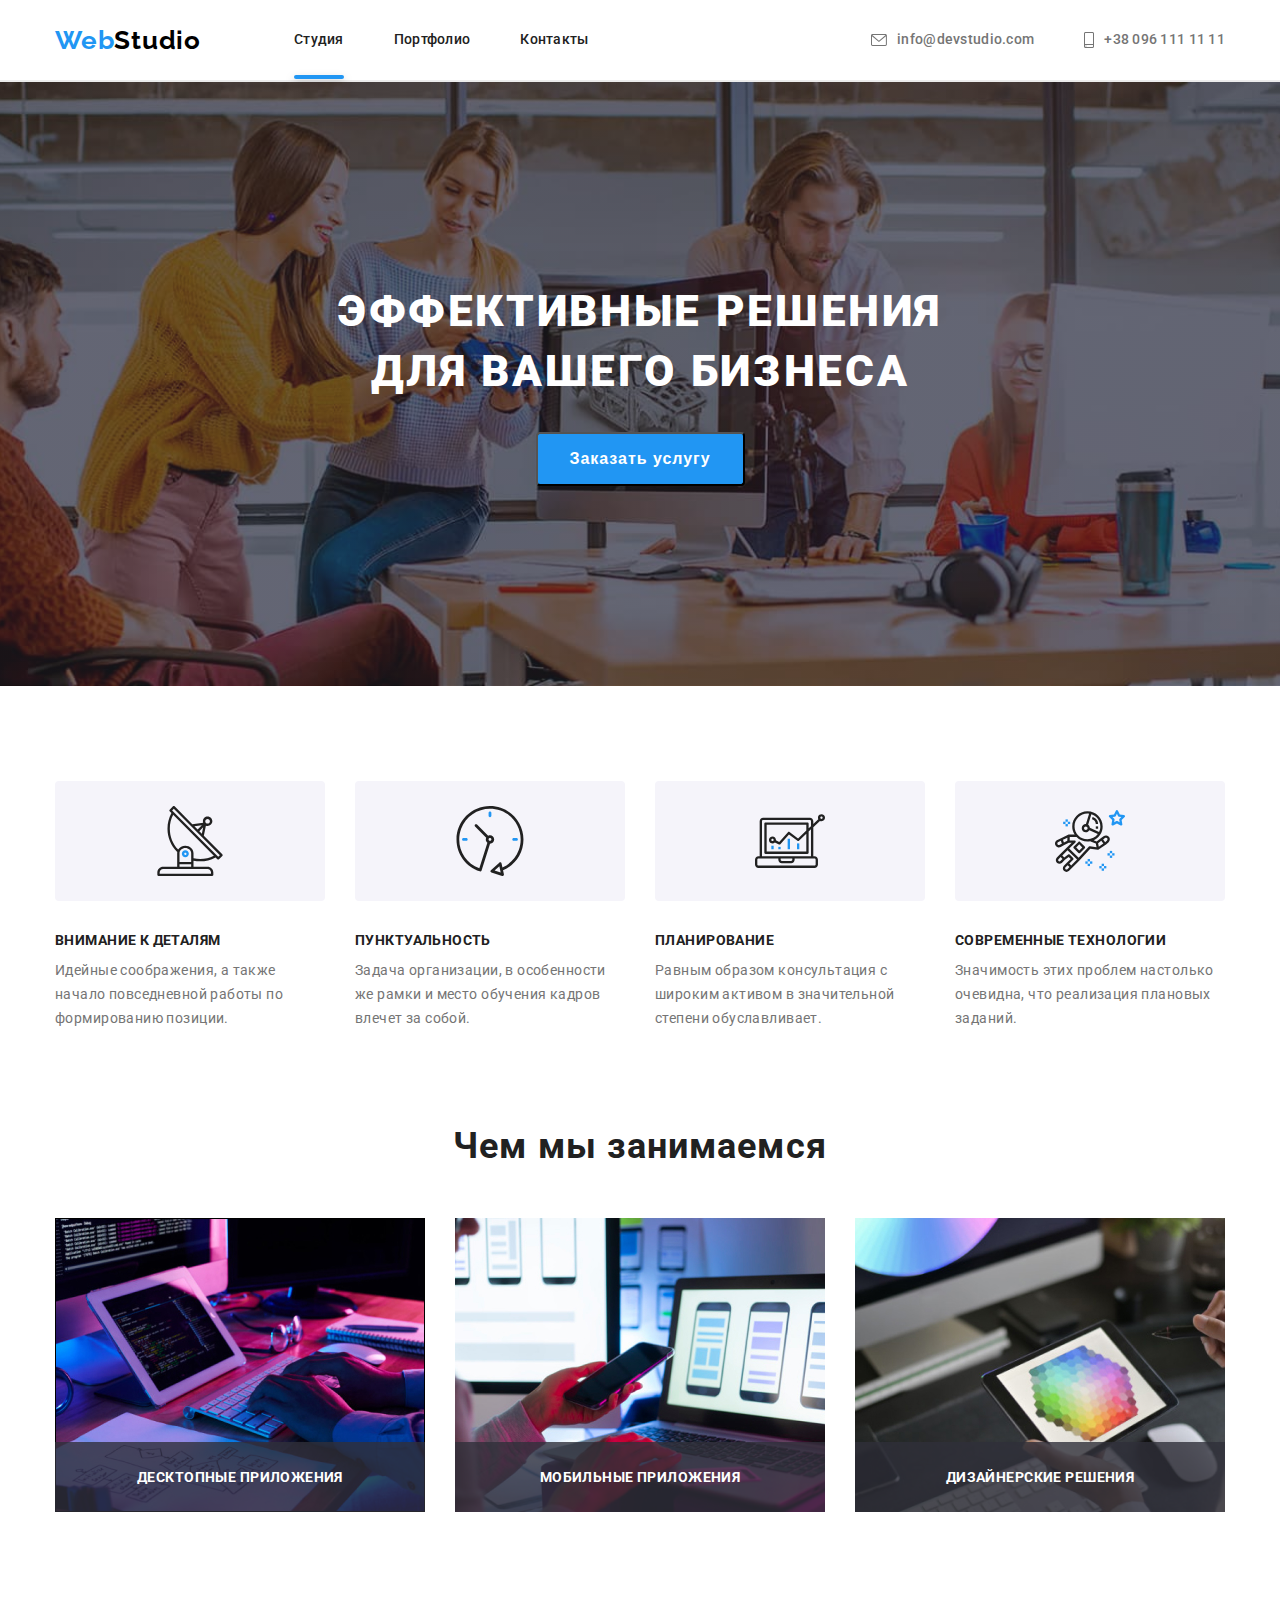
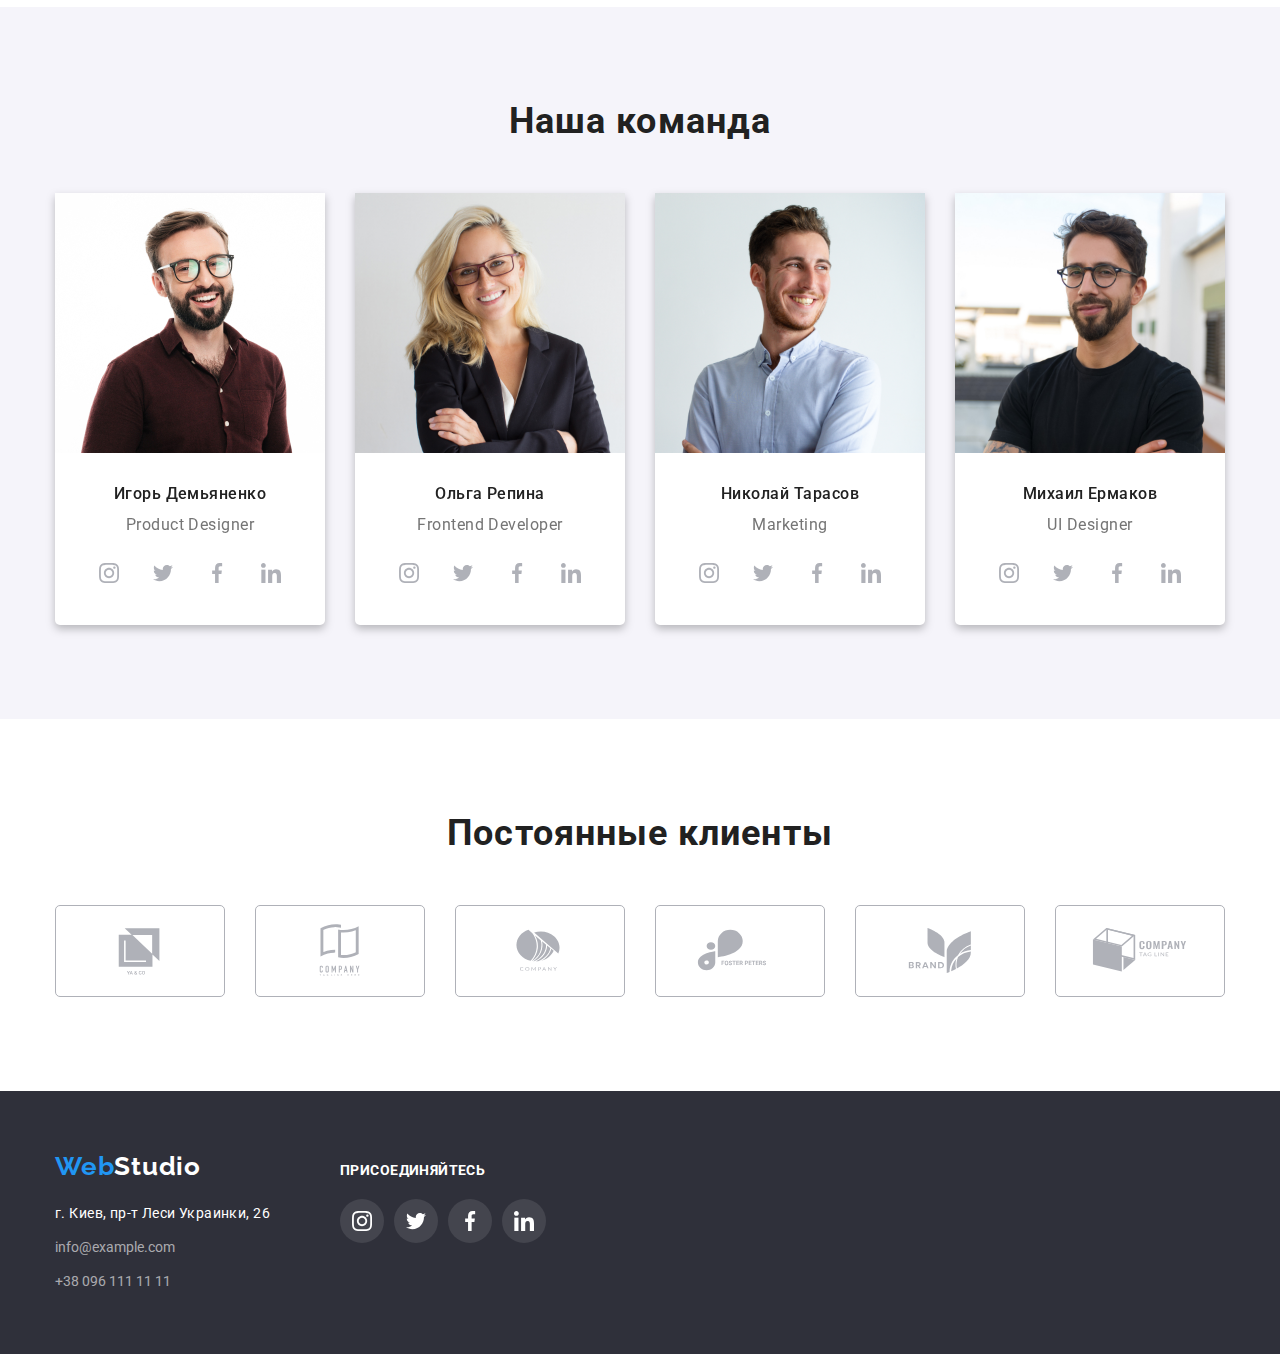
<file: index.html>
<!DOCTYPE html>
<html lang="ru">
<head>
    <meta charset="UTF-8">
    <meta http-equiv="X-UA-Compatible" content="IE=edge">
    <meta name="viewport" content="width=device-width, initial-scale=1.0">
    <title>Document</title>
    <link rel="stylesheet" href="https://cdnjs.cloudflare.com/ajax/libs/modern-normalize/1.1.0/modern-normalize.min.css"
        integrity="sha512-wpPYUAdjBVSE4KJnH1VR1HeZfpl1ub8YT/NKx4PuQ5NmX2tKuGu6U/JRp5y+Y8XG2tV+wKQpNHVUX03MfMFn9Q=="
        crossorigin="anonymous" referrerpolicy="no-referrer" />
    <link rel="preconnect" href="https://fonts.googleapis.com">
    <link rel="preconnect" href="https://fonts.gstatic.com" crossorigin>
    <link rel="preconnect" href="https://fonts.googleapis.com">
    <link rel="preconnect" href="https://fonts.gstatic.com" crossorigin>
    <link href="https://fonts.googleapis.com/css2?family=Raleway:wght@700&family=Roboto:wght@400;500;700;900&display=swap"
        rel="stylesheet">
    <link rel="stylesheet" href="Styels/styels.css">
</head>
<body>
    <!--верхняя линия-->
<header class="header">
    <div class="container">
        <!--Навигация-->
        <nav class="header-nav">
            
                <!--Логотип-->
                <a href="./" class="logo link" lang="en"><span class="logo-web">Web</span>Studio</a>
                <!-- Ссылки на страницы -->
                <ul class="header-lists lists">
                    
                        <li class="header-item">
                            <a class="header-item-link link current active" href="./">Студия</a>
                        </li>
                        <li class="header-item">
                            <a class="header-item-link link" href="./portfolio.html">Портфолио</a>
                        </li>
                        <li class="header-item">
                            <a class="header-item-link link" href="">Контакты</a>
                        </li>
                    
                </ul>
            
        </nav>
        <!--Контакты-->
        <ul class="header-contact-lists lists">
        
            <li class="header-contact-item">
        
                <a class="header-contact-link link" href="mailto:info@devstudio.com"><svg class="heder-soc-icon" width="16"
                        height="12">
                        <use href="./imeges/icons-heder.svg#icon-envelope"></use>
                    </svg> info@devstudio.com</a>
            </li>
            <li class="header-contact-item">
                <a class="header-contact-link link" href="tel:+380961111111"><svg class="heder-soc-icon" width="10" height="16">
                        <use href="./imeges/icons-heder.svg#icon-smartphone"></use>
                    </svg> +38 096 111 11 11</a>
            </li>
        
        </ul>
    </div>
</header>
    <!--шапка-->
    <main>
    <section class="advertising">
        <div class="container">
            <h1 class="advertising-name">Эффективные решения для вашего бизнеса</h1>
            <button type="button"  class="color-btn" data-modal-open>Заказать услугу</button>
            </div>
        </section>
    </main>
    <!--особенности-->
    <section class="chip">
        <div class="container">
        <ul class="chip-list">
            <li class="chip-item"> 
                <div class="chip-doc-link link">
                    <svg class="chip-soc-icon" width="70" height="70">
                        <use href="./imeges/icons-chip.svg#icon-antenna-1"></use>
                    </svg>
                </div>
                <h2 class="chip-name">Внимание к деталям</h2>
            <p class="chip-par">Идейные соображения, а также начало повседневной работы по формированию позиции.</p></li>
            <li class="chip-item">
                <div class="chip-doc-link link">
                    <svg class="chip-soc-icon" width="70" height="70">
                        <use href="./imeges/icons-chip.svg#icon-clock-1"></use>
                    </svg>
                </div>
                <h2 class="chip-name">Пунктуальность</h2>
            <p class="chip-par">Задача организации, в особенности же рамки и место обучения кадров влечет за собой.</p></li>
            <li class="chip-item"> 
                <div class="chip-doc-link link">
                    <svg class="chip-soc-icon" width="70" height="70">
                        <use href="./imeges/icons-chip.svg#icon-diagram-1"></use>
                    </svg>
                </div>
                <h2 class="chip-name">Планирование</h2>
            <p class="chip-par">Равным образом консультация с широким активом в значительной степени обуславливает.</p></li>
            <li class="chip-item">
                <div class="chip-doc-link link">
                    <svg class="chip-soc-icon" width="70" height="70">
                        <use href="./imeges/icons-chip.svg#icon-astronaut-1"></use>
                    </svg>
                </div>
                <h2 class="chip-name">Современные технологии</h2>
            <p class="chip-par">Значимость этих проблем настолько очевидна, что реализация плановых заданий.</p></li>
    </ul>
    </div>
        </section>
    <!--чем мы занимаемся-->
    <section class="work">
        <div class="container">
        <h2 class="work-name3">Чем мы занимаемся</h2>
        <ul class="work-list">
            <li class="work-item"><div class="work-thumb"><img src="./imeges/img.jpg" alt="проект" width="370">
            <p class="work-app">Десктопные приложения</p></div></li>
            <li class="work-item"><div class="work-thumb"><img src="./imeges/img(1).jpg" alt="проект" width="370">
            <p class="work-app">Мобильные приложения</p></div></li>
            <li class="work-item"><div class="work-thumb"><img src="./imeges/img(2).jpg" alt="проект" width="370">
            <p class="work-app">Дизайнерские решения</p></div></li>
        </ul>
        </div>
    </section>
<!--наша команда-->
<section class="teams">
    <div class="container">
    <h2 class="our-teams">Наша команда</h2>
<ul class="teams-list">
    <li class="teams-item"><img src="./imeges/img(3).jpg" alt="фото нашей команды" width="270"> 
    <div class="teams-list-profel">
        <h3 class="teams-team-name">Игорь Демьяненко</h3>
    <p class="teams-team-profesion">Product Designer</p>
<ul class="teams-soc-list">
    <li class="teams-soc-item"><a href="" class="teams-doc-link link">
            <svg class="teams-soc-icon" width="20" height="20">
                <use href="./imeges/icons.svg#icon-instagram-2"></use>
            </svg>
        </a></li>
    <li class="teams-soc-item"><a href="" class="teams-doc-link link">
            <svg class="teams-soc-icon" width="20" height="20">
                <use href="./imeges/icons.svg#icon-twitter-1"></use>
            </svg>
        </a></li>
    <li class="teams-soc-item"><a href="" class="teams-doc-link link">
            <svg class="teams-soc-icon" width="20" height="20">
                <use href="./imeges/icons.svg#icon-facebook-1"></use>
            </svg>
        </a></li>
    <li class="teams-soc-item"><a href="" class="teams-doc-link link">
            <svg class="teams-soc-icon" width="20" height="20">
                <use href="./imeges/icons.svg#icon-linkedin-1"></use>
            </svg>
        </a></li>
</ul>
</div>
    </li>
    <li class="teams-item"><img src="./imeges/img(4).jpg" alt="фото нашей команды" width="270">
    <div class="teams-list-profel">
        <h3 class="teams-team-name">Ольга Репина</h3>
        <p class="teams-team-profesion">Frontend Developer</p>
        <ul class="teams-soc-list">
    <li class="teams-soc-item"><a href="" class="teams-doc-link link">
            <svg class="teams-soc-icon" width="20" height="20">
                <use href="./imeges/icons.svg#icon-instagram-2"></use>
            </svg>
        </a></li>
    <li class="teams-soc-item"><a href="" class="teams-doc-link link">
        <svg class="teams-soc-icon" width="20" height="20">
            <use href="./imeges/icons.svg#icon-twitter-1"></use>
        </svg>
    </a></li>
    <li class="teams-soc-item"><a href="" class="teams-doc-link link">
        <svg class="teams-soc-icon" width="20" height="20">
            <use href="./imeges/icons.svg#icon-facebook-1"></use>
        </svg>
    </a></li>
    <li class="teams-soc-item"><a href="" class="teams-doc-link link">
        <svg class="teams-soc-icon" width="20" height="20">
            <use href="./imeges/icons.svg#icon-linkedin-1"></use>
        </svg>
    </a></li>
</ul></div>
</li>
    <li class="teams-item"><img src="./imeges/img(5).jpg" alt="фото нашей команды" width="270">
    <div class="teams-list-profel">
        <h3 class="teams-team-name">Николай Тарасов</h3>
    <p class="teams-team-profesion">Marketing</p>
<ul class="teams-soc-list">
    <li class="teams-soc-item"><a href="" class="teams-doc-link link">
            <svg class="teams-soc-icon" width="20" height="20">
                <use href="./imeges/icons.svg#icon-instagram-2"></use>
            </svg>
        </a></li>
    <li class="teams-soc-item"><a href="" class="teams-doc-link link">
            <svg class="teams-soc-icon" width="20" height="20">
                <use href="./imeges/icons.svg#icon-twitter-1"></use>
            </svg>
        </a></li>
    <li class="teams-soc-item"><a href="" class="teams-doc-link link">
            <svg class="teams-soc-icon" width="20" height="20">
                <use href="./imeges/icons.svg#icon-facebook-1"></use>
            </svg>
        </a></li>
    <li class="teams-soc-item"><a href="" class="teams-doc-link link">
            <svg class="teams-soc-icon" width="20" height="20">
                <use href="./imeges/icons.svg#icon-linkedin-1"></use>
            </svg>
        </a></li>
</ul>
</div>
    </li>
    <li class="teams-item"><img src="./imeges/img(6).jpg" alt="фото нашей команды" width="270">
    <div class="teams-list-profel">
        <h3 class="teams-team-name">Михаил Ермаков</h3>
    <p class="teams-team-profesion">UI Designer</p>
<ul class="teams-soc-list">
    <li class="teams-soc-item"><a href="" class="teams-doc-link link">
            <svg class="teams-soc-icon" width="20" height="20">
                <use href="./imeges/icons.svg#icon-instagram-2"></use>
            </svg>
        </a></li>
    <li class="teams-soc-item"><a href="" class="teams-doc-link link">
        <svg class="teams-soc-icon" width="20" height="20">
            <use href="./imeges/icons.svg#icon-twitter-1"></use>
        </svg>
    </a></li>
    <li class="teams-soc-item"><a href="" class="teams-doc-link link">
        <svg class="teams-soc-icon" width="20" height="20">
            <use href="./imeges/icons.svg#icon-facebook-1"></use>
        </svg>
    </a></li>
    <li class="teams-soc-item"><a href="" class="teams-doc-link link">
        <svg class="teams-soc-icon" width="20" height="20">
            <use href="./imeges/icons.svg#icon-linkedin-1"></use>
        </svg>
    </a></li>
</ul>
</div>
    </li>
</ul>
</div>
</section>
<!--постоянные клиенты-->
<section class="regular">
    <div class="container">
        <h2 class="regular-klients">Постоянные клиенты</h2>
        <ul class="regular-soc-list">
            <li class="regular-soc-item"><a href="" class="regular-doc-link link">
                    <svg class="regular-soc-icon" width="106" height="60">
                        <use href="./imeges/icons-regular.svg#icon-Logo"></use>
                    </svg>
                </a></li>
            <li class="regular-soc-item"><a href="" class="regular-doc-link link">
                    <svg class="regular-soc-icon" width="106" height="60">
                        <use href="./imeges/icons-regular.svg#icon-Logo-1"></use>
                    </svg>
                </a></li>
            <li class="regular-soc-item"><a href="" class="regular-doc-link link">
                    <svg class="regular-soc-icon" width="106" height="60">
                        <use href="./imeges/icons-regular.svg#icon-Logo-3"></use>
                    </svg>
                </a></li>
            <li class="regular-soc-item"><a href="" class="regular-doc-link link">
                    <svg class="regular-soc-icon" width="106" height="60">
                        <use href="./imeges/icons-regular.svg#icon-Logo-2"></use>
                    </svg>
                </a></li>
                <li class="regular-soc-item"><a href="" class="regular-doc-link link">
                        <svg class="regular-soc-icon" width="106" height="60">
                            <use href="./imeges/icons-regular.svg#icon-Logo-4"></use>
                        </svg>
                    </a></li>
                    <li class="regular-soc-item"><a href="" class="regular-doc-link link">
                            <svg class="regular-soc-icon" width="106" height="60">
                                <use href="./imeges/icons-regular.svg#icon-Logo-5"></use>
                            </svg>
                        </a></li>
        </ul>
        </div> 
    </section>
<!--подвал-->
<footer class="footer">
    <div class="container">
              <div class="contanier-footer-address">
    <a href="/" class="footer-link link">Web<span class="studio1">Studio</span></a>
    <address class="footer-addres">
    <ul class="footer-list">
        <li class="footer_item_addres listitem"><a href="/" class="footer-addres-name link">г. Киев, пр-т Леси Украинки, 26</a></li>
        <li class="footer-item listitem"><a href="mailto:info@example.com" class="footer-mail link">info@example.com</a></li>
        <li class="footer-item listitem"><a href="tel:+380961111111" class="footer-tel link">+38 096 111 11 11</a></li>
    </ul>
    </address>
             </div>
    <div class="container-soc">
        <h3 class="conect-soc">присоединяйтесь</h3>
    <ul class="conect-soc-list">
        <li class="conect-soc-item"><a href="" class="conect-doc-link link">
                <svg class="conect-soc-icon" width="20" height="20">
                    <use href="./imeges/icons.svg#icon-instagram-2"></use>
                </svg>
            </a></li>
        <li class="conect-soc-item"><a href="" class="conect-doc-link link">
                <svg class="conect-soc-icon" width="20" height="20">
                    <use href="./imeges/icons.svg#icon-twitter-1"></use>
                </svg>
            </a></li>
        <li class="conect-soc-item"><a href="" class="conect-doc-link link">
                <svg class="conect-soc-icon" width="20" height="20">
                    <use href="./imeges/icons.svg#icon-facebook-1"></use>
                </svg>
            </a></li>
        <li class="conect-soc-item"><a href="" class="conect-doc-link link">
                <svg class="conect-soc-icon" width="20" height="20">
                    <use href="./imeges/icons.svg#icon-linkedin-1"></use>
                </svg>
            </a></li>
        </ul></div>
    </div>
</footer>
    <div class="backdrop is-hidden" data-modal>
        <div class="modal">
            <button type="button" class="modal-btn" data-modal-close><svg width="20" height="20">
                    <use href="./imeges/icons-close.svg#icon-close"></use>
                </svg></button>
        </div>
    </div>
    <script src="./js/modal.js"></script>
</body>
</html>
</file>
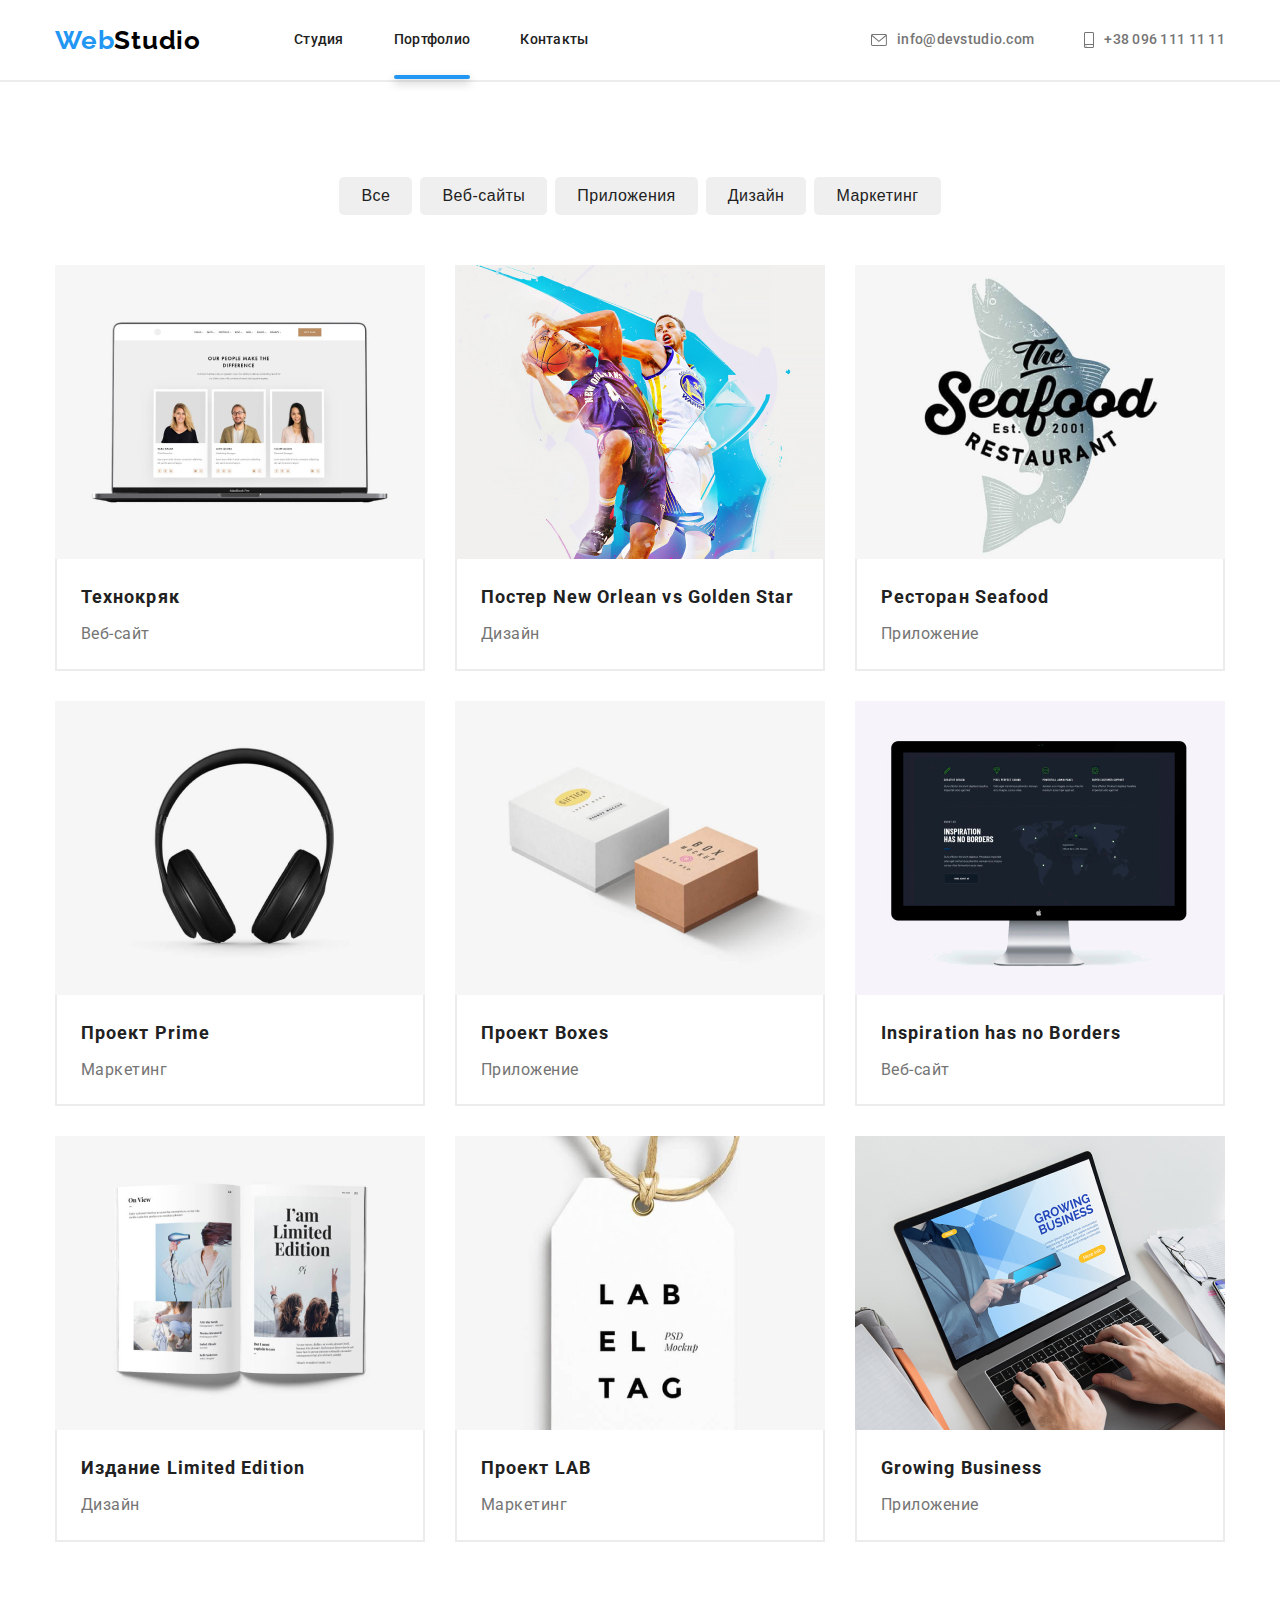
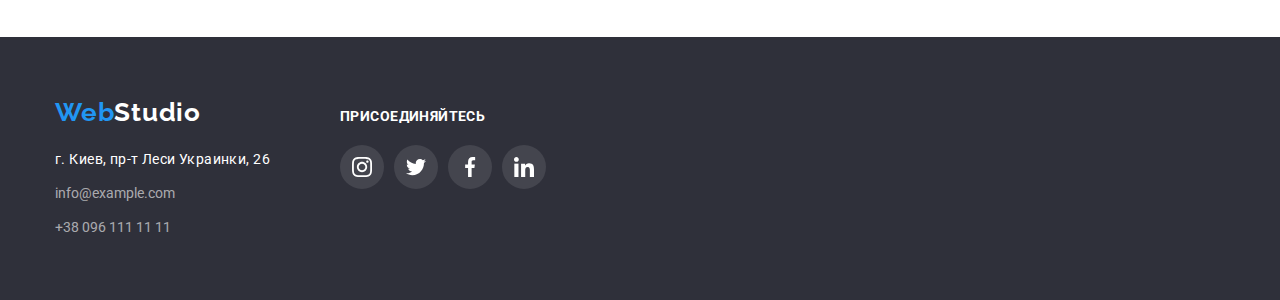
<file: portfolio.html>
<!DOCTYPE html>
<html lang="ru">
<head>
    <meta charset="UTF-8">
    <meta http-equiv="X-UA-Compatible" content="IE=edge">
    <meta name="viewport" content="width=device-width, initial-scale=1.0">
    <title>Document</title>
    <link rel="stylesheet" href="https://cdnjs.cloudflare.com/ajax/libs/modern-normalize/1.1.0/modern-normalize.min.css"
        integrity="sha512-wpPYUAdjBVSE4KJnH1VR1HeZfpl1ub8YT/NKx4PuQ5NmX2tKuGu6U/JRp5y+Y8XG2tV+wKQpNHVUX03MfMFn9Q=="
        crossorigin="anonymous" referrerpolicy="no-referrer" />
    <link rel="preconnect" href="https://fonts.googleapis.com">
    <link rel="preconnect" href="https://fonts.gstatic.com" crossorigin>
    <link rel="preconnect" href="https://fonts.googleapis.com">
    <link rel="preconnect" href="https://fonts.gstatic.com" crossorigin>
    <link
        href="https://fonts.googleapis.com/css2?family=Raleway:wght@700&family=Roboto:wght@400;500;700;900&display=swap"
        rel="stylesheet">
    <link rel="stylesheet" href="Styels/styels.css">
</head>
<body>
    <!--верхняя линия-->
<header class="header">
<div class="container">
    <!--Навигация-->
    <nav class="header-nav">
        
            <!--Логотип-->
            <a href="./" class="logo link" lang="en"><span class="logo-web">Web</span>Studio</a>
            <!-- Ссылки на страницы -->
            <ul class="header-lists lists">
               
                    <li class="header-item">
                        <a class="header-item-link link current" href="./">Студия</a>
                    </li>
                    <li class="header-item">
                        <a class="header-item-link link active" href="./portfolio.html">Портфолио</a>
                    </li>
                    <li class="header-item">
                        <a class="header-item-link link" href="">Контакты</a>
                    </li>
            
            </ul>
        
    </nav>
    <!--Контакты-->
    <ul class="header-contact-lists lists">
        
            <li class="header-contact-item">
                
                <a class="header-contact-link link" href="mailto:info@devstudio.com"><svg class="heder-soc-icon" width="16" height="12">
                    <use href="./imeges/icons-heder.svg#icon-envelope"></use>
                </svg> info@devstudio.com</a>
            </li>
            <li class="header-contact-item">
                <a class="header-contact-link link" href="tel:+380961111111"><svg class="heder-soc-icon" width="10" height="16">
                    <use href="./imeges/icons-heder.svg#icon-smartphone"></use>
                </svg> +38 096 111 11 11</a>
            </li>
        
    </ul>
</div>
</header>
    <!--кнопки-->
    <section class="example">
        <div class="container">
        <h2 class="visually">кнопки</h2>
        
        <ul class="examples-list-btn">
        <li class="examples-item-btn"><button type="button" class="link-example-btn">Все</button></li>
        <li class="examples-item-btn"><button type="button" class="link-example-btn">Веб-сайты</button></li>
        <li class="examples-item-btn"><button type="button" class="link-example-btn">Приложения</button></li>
        <li class="examples-item-btn"><button type="button" class="link-example-btn">Дизайн</button></li>
        <li class="examples-item-btn"><button type="button" class="link-example-btn">Маркетинг</button></li>
       
    </ul>
    <!--примеры работ-->
    
        <h2 class="visually">примеры работы</h2>
    <ul class="examples-list">
        <li class="examples-item">
            
                <a href="google.com" class="example-link"><div class="example-top"><img src="./imeges/img(14).jpg" alt="ноутбук с изображением" width="370">
                <p class="example-top-text">Ресурс предлагает комплексные предложения с разным уровнем функционала и сервисов. Все
                    это позволит посетителю получить
                    исчерпывающие сведения о компании или частном лице.</p></div>
           
            <div class="about-project">
            <h3 class="project-type">Технокряк</h3>
            <p class="direction">Веб-сайт</p></div></a>
        </li>
        <li class="examples-item">
            
                <a href="google.com"><div class="example-top">
            <img src="./imeges/img(15).jpg" alt="баскетболисты" width="370"
            ><p class="example-top-text">Ресурс предлагает комплексные предложения с разным уровнем функционала и сервисов. Все
                это позволит посетителю получить
                исчерпывающие сведения о компании или частном лице.</p>
            </div>
            <div class="about-project">
            <h3 class="project-type">Постер New Orlean vs Golden Star</h3>
            <p class="direction">Дизайн</p></div></a>
        </li>
        <li class="examples-item">
            
                <a href="google.com"><div class="example-top">
            <img src="./imeges/img(16).jpg" alt="логотип ресторана" width="370">
            <p class="example-top-text">Ресурс предлагает комплексные предложения с разным уровнем функционала и сервисов. Все
                это позволит посетителю получить
                исчерпывающие сведения о компании или частном лице.</p>
            </div>
            <div class="about-project">
            <h3 class="project-type">Ресторан Seafood</h3>
            <p class="direction">Приложение</p></div></a>
        </li>
        <li class="examples-item">
            <a href="google.com"><div class="example-top"><img src="./imeges/img(7).jpg" alt="наушники" width="370">
                <p class="example-top-text">Ресурс предлагает комплексные предложения с разным уровнем функционала и сервисов. Все
            это позволит посетителю получить
            исчерпывающие сведения о компании или частном лице.</p>
        </div>
        <div class="about-project">
            <h3 class="project-type">Проект Prime</h3>
            <p class="direction">Маркетинг</p></div></a>
        </li>
        <li class="examples-item">
            <a href="google.com"><div class="example-top"><img src="./imeges/img(8).jpg" alt="коробки" width="370">
                <p class="example-top-text">Ресурс предлагает комплексные предложения с разным уровнем функционала и сервисов. Все
            это позволит посетителю получить
            исчерпывающие сведения о компании или частном лице.</p>
        </div>
            <div class="about-project">
            <h3 class="project-type">Проект Boxes</h3>
            <p class="direction">Приложение</p></div></a>
        </li>
        <li class="examples-item">
            <a href="google.com"><div class="example-top"><img src="./imeges/img(9).jpg" alt="монитор" width="370">
                <p class="example-top-text">Ресурс предлагает комплексные предложения с разным уровнем функционала и сервисов. Все
            это позволит посетителю получить
            исчерпывающие сведения о компании или частном лице.</p>
        </div>
            <div class="about-project">
            <h3 class="project-type">Inspiration has no Borders</h3>
            <p class="direction">Веб-сайт</p></div></a>
        </li>
        <li class="examples-item">
            <a href="google.com"><div class="example-top"><img src="./imeges/img(10).jpg" alt="журнал" width="370">
                <p class="example-top-text">Ресурс предлагает комплексные предложения с разным уровнем функционала и сервисов. Все
            это позволит посетителю получить
            исчерпывающие сведения о компании или частном лице.</p>
        </div>
            <div class="about-project">
            <h3 class="project-type">Издание Limited Edition</h3>
            <p class="direction">Дизайн</p></div></a>
        </li>
        <li class="examples-item">
            <a href="google.com"><div class="example-top"><img src="./imeges/img(11).jpg" alt="брелок" width="370">
                <p class="example-top-text">Ресурс предлагает комплексные предложения с разным уровнем функционала и сервисов. Все
            это позволит посетителю получить
            исчерпывающие сведения о компании или частном лице.</p>
        </div>
            <div class="about-project">
            <h3 class="project-type">Проект LAB</h3>
            <p class="direction">Маркетинг</p></div></a>
        </li>
        <li class="examples-item">
            <a href="google.com"><div class="example-top"><img src="./imeges/img(12).jpg" alt="человек работает за ноутбуком" width="370">
                <p class="example-top-text">Ресурс предлагает комплексные предложения с разным уровнем функционала и сервисов. Все
            это позволит посетителю получить
            исчерпывающие сведения о компании или частном лице.</p>
        </div>
            <div class="about-project">
            <h3 class="project-type">Growing Business</h3>
            <p class="direction">Приложение</p></div></a>
        </li>
    </ul>
    </div>
    </section>
    <!--подвал-->
    <footer class="footer">
        <div class="container">
            <div class="contanier-footer-address">
                <a href="/" class="footer-link link">Web<span class="studio1">Studio</span></a>
                <address class="footer-addres">
                    <ul class="footer-list">
                        <li class="footer_item_addres listitem"><a href="/" class="footer-addres-name link">г. Киев, пр-т
                                Леси Украинки, 26</a></li>
                        <li class="footer-item listitem"><a href="mailto:info@example.com"
                                class="footer-mail link">info@example.com</a></li>
                        <li class="footer-item listitem"><a href="tel:+380961111111" class="footer-tel link">+38 096 111 11
                                11</a></li>
                    </ul>
                </address>
            </div>
            <div class="container-soc">
                <h3 class="conect-soc">присоединяйтесь</h3>
                <ul class="conect-soc-list">
                    <li class="conect-soc-item"><a href="" class="conect-doc-link link">
                            <svg class="conect-soc-icon" width="20" height="20">
                                <use href="./imeges/icons.svg#icon-instagram-2"></use>
                            </svg>
                        </a></li>
                    <li class="conect-soc-item"><a href="" class="conect-doc-link link">
                            <svg class="conect-soc-icon" width="20" height="20">
                                <use href="./imeges/icons.svg#icon-twitter-1"></use>
                            </svg>
                        </a></li>
                    <li class="conect-soc-item"><a href="" class="conect-doc-link link">
                            <svg class="conect-soc-icon" width="20" height="20">
                                <use href="./imeges/icons.svg#icon-facebook-1"></use>
                            </svg>
                        </a></li>
                    <li class="conect-soc-item"><a href="" class="conect-doc-link link">
                            <svg class="conect-soc-icon" width="20" height="20">
                                <use href="./imeges/icons.svg#icon-linkedin-1"></use>
                            </svg>
                        </a></li>
                </ul>
            </div>
        </div>
    </footer>
</body>

</html>
</file>
<file: Styels/styels.css>
ul {
    list-style: none;
    margin: 0;
    padding: 0;
}

.link {
    text-decoration: none;
}

body {
    margin: 0;
    font-family: roboto, roboto-serif;
}

:root {
    --heder-color: #212121;
}

button {
    cursor: pointer;
}

* {
    box-sizing: border-box;
}

.container {
    width: 1200px;
    margin-left: auto;
    margin-right: auto;
    padding-left: 15px;
    padding-right: 15px;
    /* outline: 1px solid #ECECEC;*/
}

img {
    display: block;
    max-width: 100%;
    height: auto;
}

h1,
h2,
h3,
h4,
h5,
h6,
p,
ul {
    margin: 0;
    padding: 0;
}

a {
    text-decoration: none;
    font-style: normal;
}

/*-----------верхняя линяя-------------*/
.header {
    border-width: 0px 0px 2px 0px;
    border-style: solid;
    border-color: #ECECEC;
}

.header-nav {
    display: flex;
    align-items: center;
}

.header .container {
    display: flex;
    justify-content: space-between;
    align-items: center;

}

/* -----Линки хедера----- */
.header-lists .link,
.header-contact-lists .link {
    padding-top: 32px;
    padding-bottom: 32px;
}

/* -----Блок навигации----- */
.header-contact-lists {
    display: flex;
    align-items: center;
    margin-left: auto;

}


/* -----Логотип в хедере----- */
.logo {
    margin-right: 93px;
    font-family: 'Raleway';
    font-weight: 700;
    font-size: 26px;
    line-height: 1.19;
    letter-spacing: 0.03em;
    color: #000;
}

.logo-web {
    color: #2196F3;
    ;

}

.logo:hover,
.logo-web:hover {
    color: #2196F3;
}

.logo:focus,
.logo-web:focus {
    color: #2196F3;
}

.header-lists {
    display: flex;
    align-items: center;
}

.header-item {
    margin-right: 50px;
}

.header-item:last-child {
    margin-right: 0;
}

.header-lists,
.header-item-link {
    position: relative;
    font-weight: 500;
    font-size: 14px;
    line-height: 1.14;
    letter-spacing: 0.02em;
    color: var(--heder-color);
}

.header-item-link::after {
    content: "";
    position: absolute;
    bottom: 0;
    display: block;
    width: 100%;
    height: 4px;
    border-radius: 4px;
    background-color: #2196F3;
    filter: drop-shadow(0px 4px 4px rgba(0, 0, 0, 0.25));
    opacity: 0;
    transition: opacity 250ms;
    cubic-bezier(0.4, 0, 0.2, 1);
}


.header-item-link:hover::after {
    opacity: 1;

}

.active:after {
    content: "";
    position: absolute;
    bottom: 0;
    color: #2196F3;
    display: block;
    width: 100%;
    height: 4px;
    border-radius: 4px;
    background-color: #2196F3;
    filter: drop-shadow(0px 4px 4px rgba(0, 0, 0, 0.25));
    opacity: 2;

}

.header-item-link:hover,
.header-item-link:focus {
    color: #2196F3;
}



/* -----Контакты хедера----- */
.nav-contact {
    display: flex;
    margin-left: auto;
    align-items: center;
}

.header-contact-item:not(:first-child) {
    margin-left: 50px;
}

.header-contact-link {
    display: flex;
    align-items: center;
    font-weight: 500;
    font-size: 14px;
    line-height: 1.14;
    letter-spacing: 0.02em;
    color: #757575;
}

.header-contact-link:hover,
.header-contact-link:focus {
    color: #2196F3;
}

.heder-soc-icon {
    fill: currentColor;
    margin-right: 10px;
}


/*----------шапка--------------*/
.advertising {
    background: #2F303A;
    background-image: linear-gradient(rgba(47, 48, 58, 0.4),
            rgba(47, 48, 58, 0.4)),
        url(../imeges/Img4fone.jpg);
    background-repeat: no-repeat;
    background-position: center;
    background-size: cover;
    max-width: 1600px;
    margin: 0 auto;
    padding-top: 200px;
    padding-bottom: 200px;

}

.advertising-name {
    margin: 0 auto;
    margin-bottom: 30px;
    max-width: 696px;
    font-weight: 900;
    font-size: 44px;
    line-height: 1.36;
    text-align: center;
    letter-spacing: 0.06em;
    text-transform: uppercase;
    color: #FFFFFF
}

.color-btn {
    min-width: 200;
    height: 50;
    font-weight: 700;
    font-size: 16px;
    line-height: 30px;
    align-items: center;
    text-align: center;
    letter-spacing: 0.06em;
    color: #FFFFFF;
    background: #2196F3;
    margin: 0 auto;
    display: block;
    border-radius: 4px;
    padding: 10px 32px 10px 32px;
}

.color-btn:hover {
    background: #2196F3;
    box-shadow: 0px 4px 4px rgba(0, 0, 0, 0.15);
    border-radius: 4px;
}

/*-------особенности--------------*/
.chip {
    padding-top: 95px;
    padding-bottom: 95px;
}

.chip-list {
    display: flex;
    justify-content: space-between;
}

.chip-doc-link {
    display: flex;
    align-items: center;
    justify-content: center;
    width: 270px;
    height: 120px;
    background-color: #F5F4FA;
    border-radius: 4px;
    margin-bottom: 30px;


}

.chip-soc-icon {
    fill: #2196F3;
}

.chip-doc-link:hover,
.chip-doc-link:focus {
    background: #F5F4FA;
    box-shadow: 0px 4px 4px rgba(0, 0, 0, 0.25);
    border-radius: 4px;
}

.chip-name {

    font-weight: 700;
    font-size: 14px;
    line-height: 1.33;
    letter-spacing: 0.03em;
    text-transform: uppercase;
    color: var(--heder-color);
    margin-bottom: 10px;
}

.chip-par {

    font-weight: 400;
    font-size: 14px;
    line-height: 1.71;
    letter-spacing: 0.03em;
    color: #757575;
    max-width: 270px;
}

/*---------чем мы занимаемся-------*/
.work {
    padding-bottom: 95px;
}

.work-name3 {
    text-align: center;
    font-weight: 700;
    font-size: 36px;
    line-height: 1.16;
    text-align: center;
    letter-spacing: 0.03em;
    color: #212121;
    margin-bottom: 50px;
}

.work-list {
    display: flex;

}

.work-app {
    display: flex;
    align-items: center;
    justify-content: center;
    font-style: normal;
    font-weight: 700;
    font-size: 14px;
    line-height: 1.33;
    text-align: center;
    letter-spacing: 0.03em;
    text-transform: uppercase;
    color: #FFFFFF;
    width: 370px;
    height: 70px;
    background: rgba(47, 48, 58, 0.8);
    position: absolute;
    bottom: 0;
}

.work-thumb {
    position: relative;

}


.work-item:not(:last-child) {
    margin-right: 30px;
}

.work-name {
    font-weight: 700;
    font-size: 36px;
    line-height: 1.62;
    text-align: center;
    letter-spacing: 0.03em;
    color: var(--heder-color);
}

/*-----------наша команда-----------*/
.our-teams {
    font-weight: 700;
    font-size: 36px;
    line-height: 1.16;
    text-align: center;
    letter-spacing: 0.03em;
    color: #212121;
    margin-bottom: 50px;
}

.teams {
    background: #F5F4FA;
    padding-top: 94px;
    padding-bottom: 94px;

}

.teams-list-profel {
    padding-top: 30px;
    padding-bottom: 30px;
}

.teams-list {
    display: flex;
    gap: 30px;

}

.teams-list .our-teams {
    font-weight: 700;
    font-size: 36px;
    line-height: 1.62;
    text-align: center;
    letter-spacing: 0.03em;
    color: var(--heder-color);
}

.teams-team-name {
    font-weight: 500;
    font-size: 16px;
    line-height: 1.33;
    text-align: center;
    letter-spacing: 0.03em;
    margin-bottom: 10px;
    color: var(--heder-color);
}

.teams-team-profesion {
    font-weight: 400;
    font-size: 16px;
    line-height: 1.33;
    text-align: center;
    letter-spacing: 0.03em;
    color: #757575;
    margin-bottom: 16px;
}

.teams .teams-item {
    border-radius: 5px;
    background-color: #fff;
}

.teams-item {
    filter: drop-shadow(0px 4px 4px rgba(0, 0, 0, 0.25));
}

.teams-soc-list {
    display: flex;
    justify-content: center;
}

.teams-soc-item {
    width: 44px;
    height: 44px;
    margin-left: 10px;

}

.teams-soc-item:first-child {
    margin-left: 0px;
}

.teams-doc-link {
    display: flex;
    align-items: center;
    justify-content: center;
    width: 100%;
    height: 100%;
    border-radius: 50%;


}

.teams-soc-icon {
    fill: #AFB1B8;
}

.teams-doc-link:hover,
.teams-doc-link:focus {
    background-color: #2196F3;
}

.teams-doc-link:hover .teams-soc-icon,
.teams-doc-link:focus .teams-soc-icon {
    fill: #fff;
}

/*--------постоянные клиенты---------*/
.regular {
    padding-top: 94px;
    padding-bottom: 94px;
}

.regular-klients {
    font-weight: 700;
    font-size: 36px;
    line-height: 1.16;
    text-align: center;
    letter-spacing: 0.03em;
    color: #212121;
    margin-bottom: 50px;
}

.regular-soc-list {
    display: flex;
    justify-content: center;
}

.regular-soc-item {
    width: 170px;
    height: 92px;
    margin-left: 30px;
}

.regular-soc-item:first-child {
    margin-left: 0px;
}

.regular-doc-link {
    display: flex;
    align-items: center;
    justify-content: center;
    width: 100%;
    height: 100%;
    border: 1px solid #AFB1B8;
    border-radius: 5px;
}

.regular-soc-icon {
    fill: #AFB1B8;
}

.regular-doc-link:hover,
.regular-doc-link:focus,
.regular-soc-item:hover,
.regular-soc-item:focus {
    border-color: #2196F3;
}

.regular-doc-link:hover .regular-soc-icon,
.regular-doc-link:focus .regular-soc-icon {
    fill: #2196F3;
}

/*-----------------подвал-----------*/
.footer {

    background: #2F303A;
    padding-top: 60px;
    padding-bottom: 60px;


}

.studio1 {
    font-family: 'Raleway';
    font-style: normal;
    font-weight: 700;
    font-size: 26px;
    line-height: 1.19;
    letter-spacing: 0.03em;
    color: #FFFFFF;


}

.footer-link {
    display: inline-block;
    cursor: default;
    font-family: 'Raleway';
    font-style: normal;
    font-weight: 700;
    font-size: 26px;
    line-height: 1.19;
    letter-spacing: 0.03em;
    color: #2196F3;
    margin-bottom: 20px;
}


.footer-tel,
.footer-addres-name,
.footer-mail {
    cursor: pointer;
}

.listitem:not(:last-child) {
    margin-bottom: 10px;
}

.footer-mail,
.footer-tel {
    font-style: normal;
    font-weight: 400;
    font-size: 14px;
    line-height: 1.71;
    color: rgba(255, 255, 255, 0.6);
}

.footer-addres-name {
    font-weight: 400;
    font-size: 14px;
    line-height: 1.71;
    letter-spacing: 0.03em;
    color: #FFFFFF;

}

.footer-tel:hover,
.footer-mail:hover,
.footer-addres-name:hover {
    color: #2196F3;
}

.footer-mail:focus,
.footer-tel:focus,
.footer-addres-name:focus {
    color: #2196F3;
}

.conect-soc {
    font-weight: 700;
    font-size: 14px;
    line-height: 1.14;
    letter-spacing: 0.03em;
    text-transform: uppercase;
    color: #FFFFFF;
    margin-bottom: 20px;
}

.conect-soc-list {
    display: flex;

}


.conect-soc-item {
    width: 44px;
    height: 44px;
    margin-left: 10px;
}


.conect-soc-item:first-child {
    margin-left: 0px;
}

.conect-doc-link {
    display: flex;
    align-items: center;
    justify-content: center;
    width: 100%;
    height: 100%;
    border-radius: 50%;
    background-color: rgba(255, 255, 255, 0.1);


}

.conect-soc-icon {
    fill: #fff;
}

.conect-doc-link:hover,
.conect-doc-link:focus {
    background-color: #2196F3;
}

.conect-doc-link:hover .conect-soc-icon,
.conect-doc-link:focus .conect-soc-icon {
    fill: #fff;
}



.contanier-footer-address {
    margin-right: 70px;
}

.contanier-soc {
    display: flex;
    align-items: center;
    margin-left: 70px;
}

.footer .container {
    align-items: baseline;
    display: flex;

}

/*-----------портфолио кнопки------*/
.example {
    padding-top: 95px;
    padding-bottom: 95px;
}

.examples-list-btn {

    display: flex;
    justify-content: center;
    align-items: center;
    margin-bottom: 50px;


}

.examples-item-btn:not(:last-child) {
    margin-right: 8px;
}



.link-example-btn {

    font-weight: 500;
    font-size: 16px;
    line-height: 1.62;
    text-align: center;
    letter-spacing: 0.03em;
    color: #212121;
    padding: 6px 22px;
    border-radius: 5px;
    border: transparent;
    transition: opacity 250ms;
    cubic-bezier(0.4, 0, 0.2, 1);
}

.link-example-btn:hover {

    color: #FFFFFF;
    background: #2196F3;
    box-shadow: 0px 3px 1px rgba(0, 0, 0, 0.1), 0px 1px 2px rgba(0, 0, 0, 0.08), 0px 2px 2px rgba(0, 0, 0, 0.12);
}

.link-example-btn:focus {
    border-radius: 5px;
    background: #2196F3;
}

.examples-list {

    display: flex;
    flex-wrap: wrap;
    background: #FFF;
    margin: -15px;

}

.examples-item {
    width: calc(100% / 3 - 30px);
    margin: 15px;

}

.example-item:hover {

    box-shadow: 0px 4px 4px rgba(0, 0, 0, 0.25);
    border-radius: 4px;
}

.example-top {
    position: relative;
    overflow: hidden;
}

.example-top-text {

    position: absolute;
    top: 0;
    font-style: normal;
    font-weight: 400;
    font-size: 18px;
    line-height: 1.55;
    letter-spacing: 0.03em;
    color: #FFFFFF;
    background: rgba(33, 150, 243, 0.9);
    padding: 24px 63px 24px 63px;
    height: 100%;
    transform: translateY(101%);
    transition: transform 250ms linear;

}

.examples-item:hover .example-top-text {
    transform: translateY(0%);
}

.examples-item:hover {
    box-shadow: 0px 4px 4px rgba(0, 0, 0, 0.25);
    border-radius: 4px;
}

.example-link:hover {
    box-shadow: 0px 4px 4px rgba(0, 0, 0, 0.25);
    border-radius: 4px;
}

.project-type {
    margin-bottom: 4px;
}


.visually {
    position: absolute;
    white-space: nowrap;
    width: 1px;
    height: 1px;
    overflow: hidden;
    border: 0;
    padding: 0;
    clip: rect(0 0 0 0);
    clip-path: inset(50%);
    margin: -1px;
}

.container .examples-item {
    width: 0px 2px 2px 2px;
    color: #ECECEC;
}

.project-type {
    font-weight: 700;
    font-size: 18px;
    line-height: 2;
    letter-spacing: 0.06em;
    color: #212121;
}

.direction {
    font-weight: 400;
    font-size: 16px;
    line-height: 1.86;
    letter-spacing: 0.03em;
    color: #757575;
}

.about-project {
    text-decoration: none;
    padding: 20px 24px;
    border-width: 0px 2px 2px 2px;
    border-style: solid;
    border-color: #ECECEC;
}

.backdrop {
    position: fixed;
    top: 0;
    left: 0;
    width: 100%;
    height: 100%;
    background: rgba(0, 0, 0, 0.2);
}

.modal {
    position: absolute;
    top: 50%;
    left: 50%;
    transform: translate(-50%, -50%);
    width: 528px;
    min-height: 581px;
    background: #FFFFFF;
    box-shadow: 0px 1px 3px rgba(0, 0, 0, 0.12), 0px 1px 1px rgba(0, 0, 0, 0.14), 0px 2px 1px rgba(0, 0, 0, 0.2);
    border-radius: 4px;
}

.modal-btn {
    display: flex;
    justify-content: space-between;
    align-items: center;
    position: absolute;
    right: 8px;
    top: 10px;
    width: 30px;
    height: 30px;
    background: #FFFFFF;
    border: 1px solid #fff
}

.is-hidden {
    opacity: 0;
    visibility: hidden;
    pointer-events: none;
}
</file>
